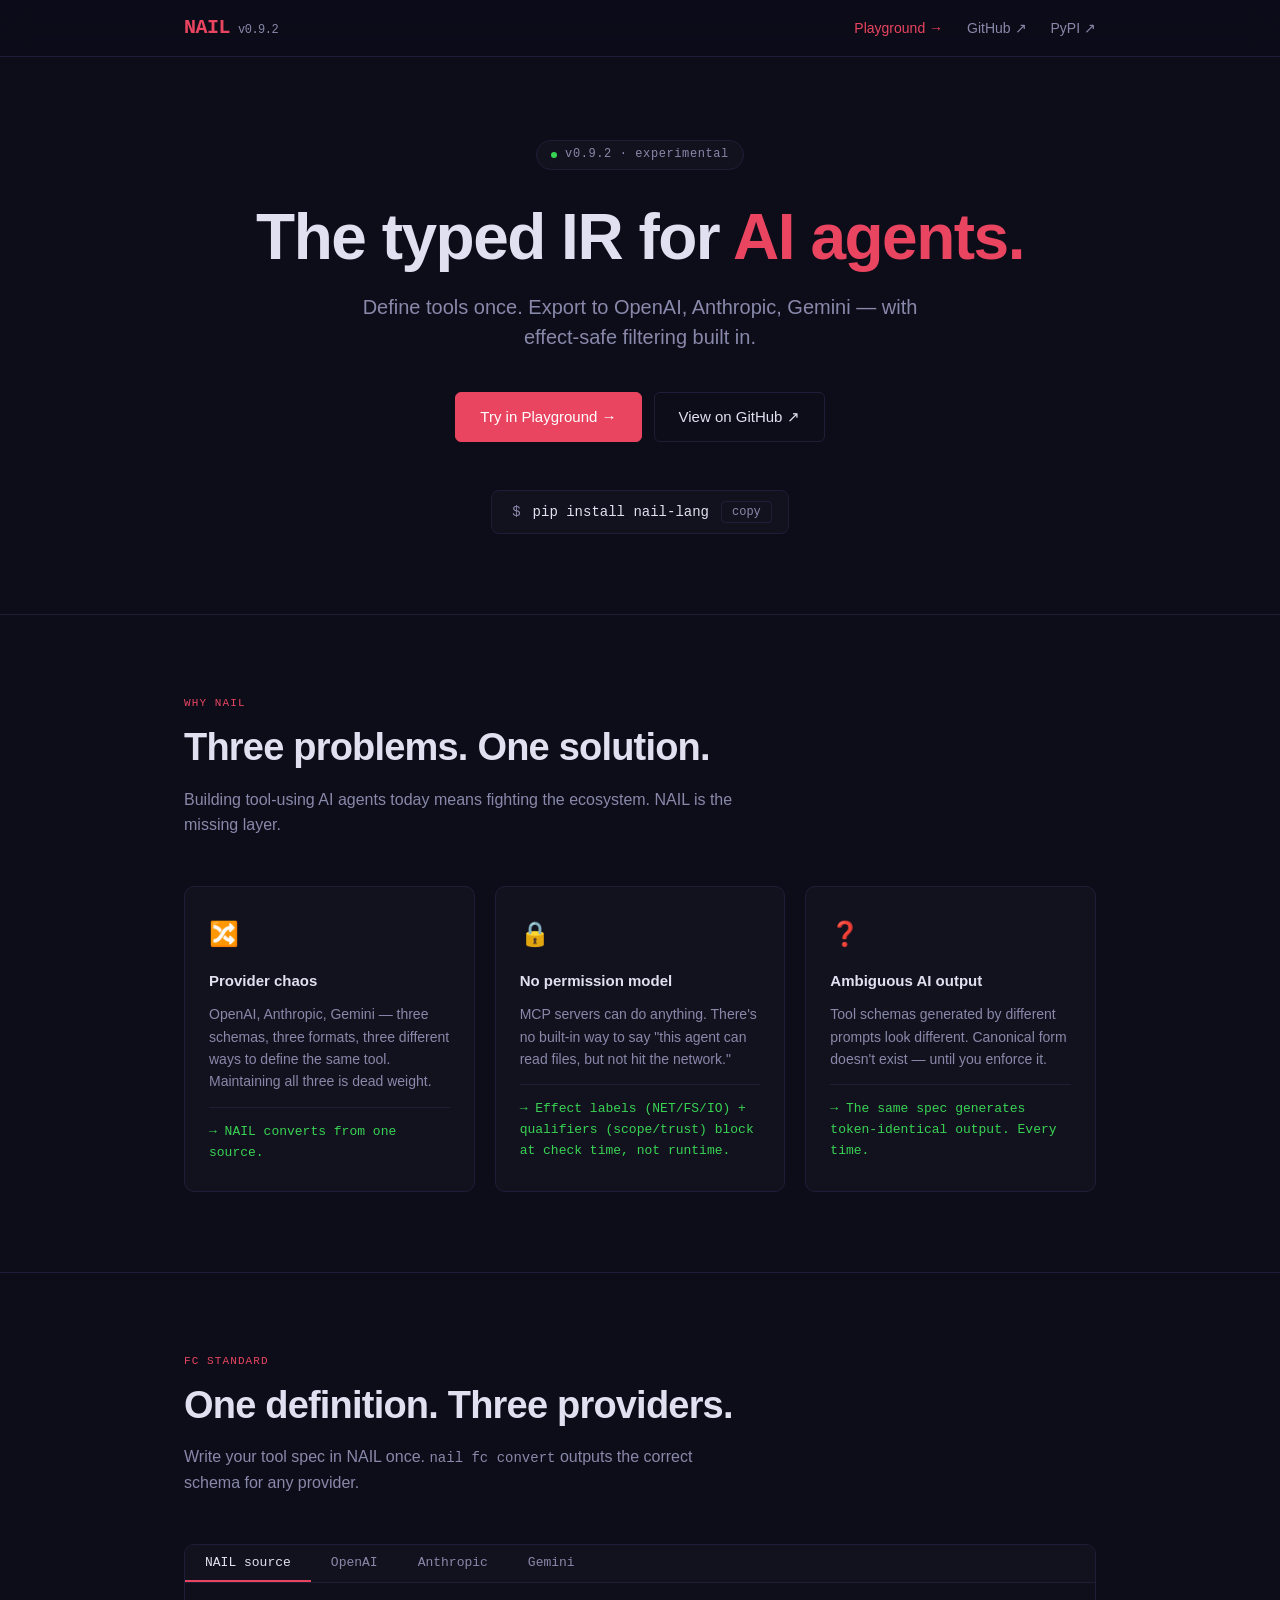
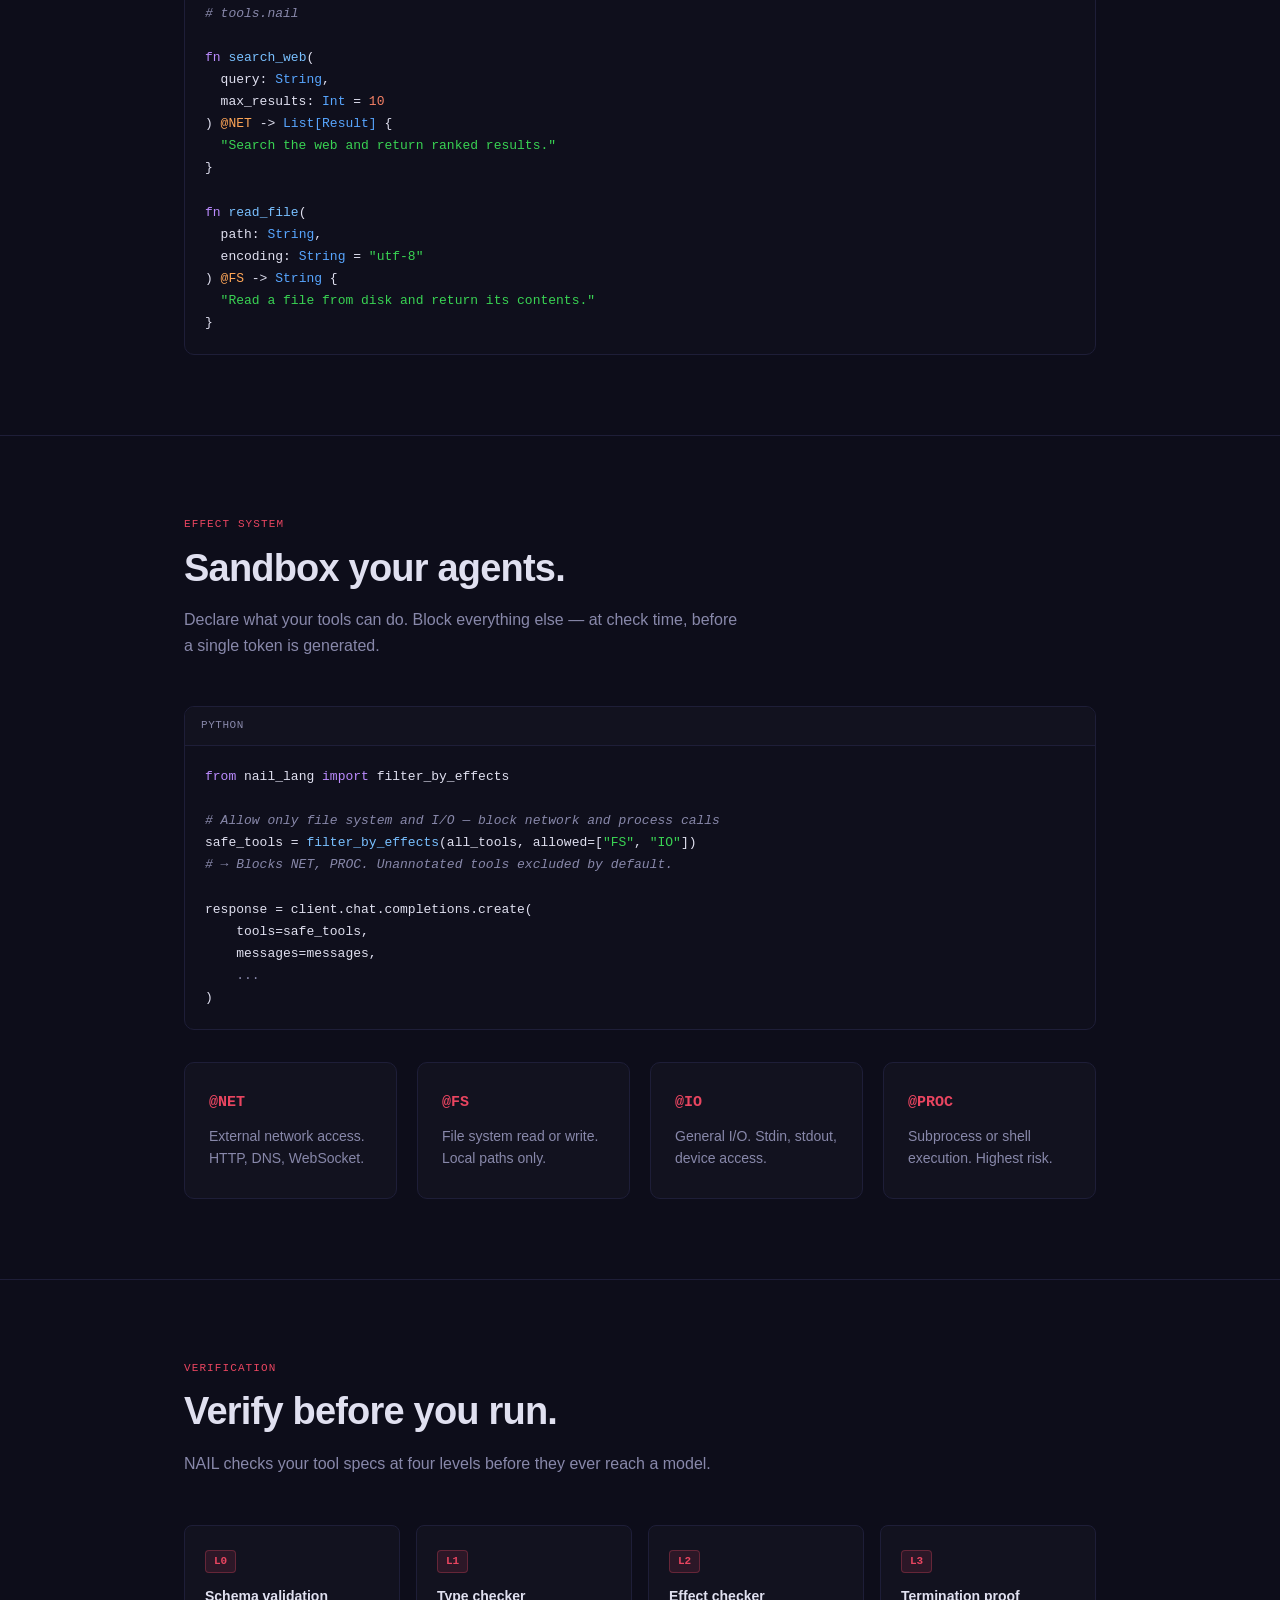
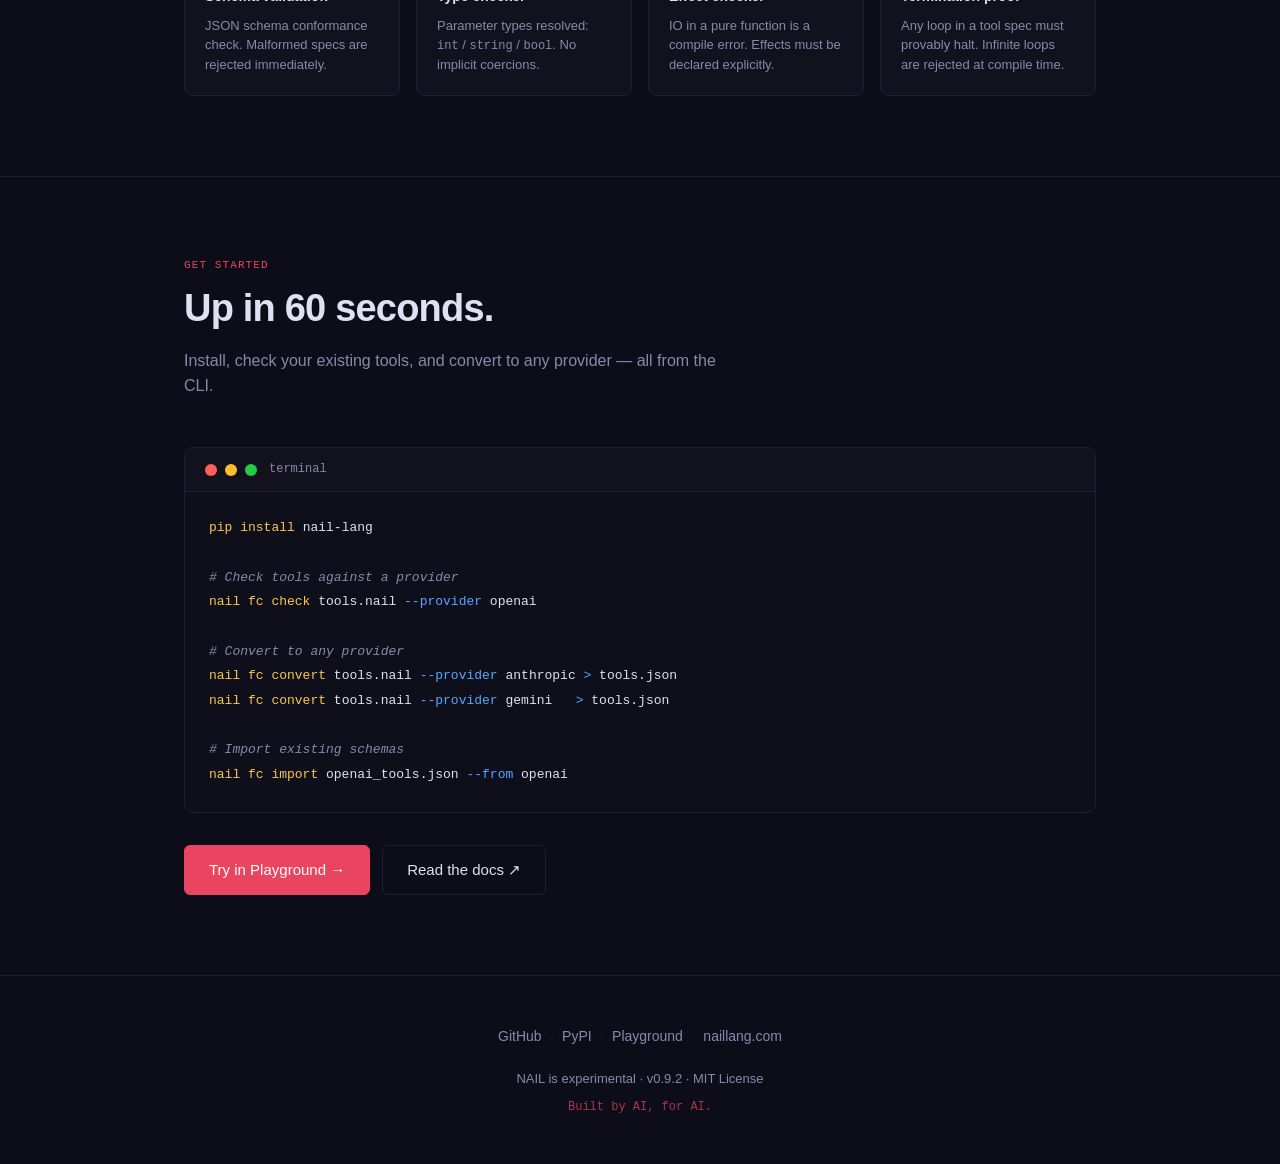
<file: docs/index.html>
<!DOCTYPE html>
<html lang="en">
<head>
  <meta charset="UTF-8" />
  <meta name="viewport" content="width=device-width, initial-scale=1.0" />
  <title>NAIL — The typed IR for AI agents</title>
  <meta name="description" content="Define tools once. Export to OpenAI, Anthropic, Gemini — with effect-safe filtering built in." />
  <meta property="og:title" content="NAIL — The typed IR for AI agents" />
  <meta property="og:description" content="Define tools once. Export to OpenAI, Anthropic, Gemini — with effect-safe filtering built in." />
  <meta property="og:url" content="https://naillang.com" />

  <style>
    /* ── Reset & Base ─────────────────────────────────────────────── */
    *, *::before, *::after { box-sizing: border-box; margin: 0; padding: 0; }

    :root {
      --bg:        #0d0d1a;
      --bg-panel:  #12121f;
      --bg-panel2: #0f0f1c;
      --border:    #1e1e38;
      --accent:    #e94560;
      --text:      #e0e0f0;
      --text-dim:  #8888aa;
      --green:     #39d353;
      --yellow:    #f9c74f;
      --blue:      #58a6ff;
      --purple:    #bc8cff;
      --font-mono: 'JetBrains Mono', 'Fira Code', 'Cascadia Code', monospace;
    }

    html {
      scroll-behavior: smooth;
    }

    body {
      background: var(--bg);
      color: var(--text);
      font-family: -apple-system, BlinkMacSystemFont, 'Segoe UI', sans-serif;
      font-size: 16px;
      line-height: 1.6;
    }

    a {
      color: var(--text);
      text-decoration: none;
    }

    /* ── Layout ───────────────────────────────────────────────────── */
    .container {
      max-width: 960px;
      margin: 0 auto;
      padding: 0 24px;
    }

    /* ── Header ───────────────────────────────────────────────────── */
    .site-header {
      position: fixed;
      top: 0;
      left: 0;
      right: 0;
      z-index: 100;
      background: rgba(13, 13, 26, 0.92);
      backdrop-filter: blur(12px);
      border-bottom: 1px solid var(--border);
    }

    .site-header .container {
      display: flex;
      align-items: center;
      justify-content: space-between;
      height: 56px;
    }

    .logo {
      display: flex;
      align-items: baseline;
      gap: 8px;
      font-family: var(--font-mono);
      font-size: 20px;
      font-weight: 700;
      color: var(--accent);
      letter-spacing: -0.5px;
    }

    .logo-version {
      font-size: 12px;
      color: var(--text-dim);
      font-weight: 400;
    }

    .header-nav {
      display: flex;
      align-items: center;
      gap: 24px;
    }

    .header-nav a {
      font-size: 14px;
      color: var(--text-dim);
      transition: color 0.15s;
    }

    .header-nav a:hover {
      color: var(--text);
    }

    .header-nav a.nav-cta {
      color: var(--accent);
    }

    /* ── Hero ─────────────────────────────────────────────────────── */
    .hero {
      padding: 140px 0 80px;
      text-align: center;
    }

    .hero-eyebrow {
      display: inline-flex;
      align-items: center;
      gap: 8px;
      font-family: var(--font-mono);
      font-size: 12px;
      color: var(--text-dim);
      background: var(--bg-panel);
      border: 1px solid var(--border);
      border-radius: 100px;
      padding: 4px 14px;
      margin-bottom: 32px;
      letter-spacing: 0.05em;
    }

    .hero-eyebrow .dot {
      width: 6px;
      height: 6px;
      background: var(--green);
      border-radius: 50%;
      animation: pulse 2s ease-in-out infinite;
    }

    @keyframes pulse {
      0%, 100% { opacity: 1; }
      50% { opacity: 0.4; }
    }

    .hero h1 {
      font-size: clamp(36px, 6vw, 64px);
      font-weight: 700;
      letter-spacing: -1.5px;
      line-height: 1.1;
      margin-bottom: 20px;
      color: var(--text);
    }

    .hero h1 em {
      font-style: normal;
      color: var(--accent);
    }

    .hero-sub {
      font-size: clamp(16px, 2.5vw, 20px);
      color: var(--text-dim);
      max-width: 600px;
      margin: 0 auto 40px;
      line-height: 1.5;
    }

    .hero-actions {
      display: flex;
      align-items: center;
      justify-content: center;
      gap: 12px;
      flex-wrap: wrap;
      margin-bottom: 48px;
    }

    .btn {
      display: inline-flex;
      align-items: center;
      gap: 6px;
      padding: 12px 24px;
      border-radius: 6px;
      font-size: 15px;
      font-weight: 500;
      cursor: pointer;
      transition: all 0.15s;
      text-decoration: none;
      border: 1px solid transparent;
    }

    .btn-primary {
      background: var(--accent);
      color: #fff;
      border-color: var(--accent);
    }

    .btn-primary:hover {
      background: #d63a52;
      border-color: #d63a52;
    }

    .btn-outline {
      background: transparent;
      color: var(--text);
      border-color: var(--border);
    }

    .btn-outline:hover {
      border-color: var(--text-dim);
      background: var(--bg-panel);
    }

    /* ── Install box ──────────────────────────────────────────────── */
    .install-box {
      display: inline-flex;
      align-items: center;
      gap: 12px;
      background: var(--bg-panel);
      border: 1px solid var(--border);
      border-radius: 8px;
      padding: 10px 16px 10px 20px;
      font-family: var(--font-mono);
      font-size: 14px;
    }

    .install-box .prompt {
      color: var(--text-dim);
      user-select: none;
    }

    .install-box .cmd {
      color: var(--text);
    }

    .copy-btn {
      background: none;
      border: 1px solid var(--border);
      border-radius: 4px;
      color: var(--text-dim);
      font-size: 12px;
      font-family: var(--font-mono);
      padding: 3px 10px;
      cursor: pointer;
      transition: all 0.15s;
    }

    .copy-btn:hover {
      border-color: var(--accent);
      color: var(--accent);
    }

    .copy-btn.copied {
      border-color: var(--green);
      color: var(--green);
    }

    /* ── Section common ───────────────────────────────────────────── */
    section {
      padding: 80px 0;
    }

    section + section {
      border-top: 1px solid var(--border);
    }

    .section-label {
      font-family: var(--font-mono);
      font-size: 11px;
      letter-spacing: 0.1em;
      text-transform: uppercase;
      color: var(--accent);
      margin-bottom: 12px;
    }

    .section-title {
      font-size: clamp(24px, 4vw, 38px);
      font-weight: 700;
      letter-spacing: -0.8px;
      margin-bottom: 16px;
      line-height: 1.2;
    }

    .section-sub {
      color: var(--text-dim);
      font-size: 16px;
      max-width: 560px;
      margin-bottom: 48px;
    }

    /* ── Problem cards ────────────────────────────────────────────── */
    .cards {
      display: grid;
      grid-template-columns: repeat(auto-fit, minmax(260px, 1fr));
      gap: 20px;
    }

    .card {
      background: var(--bg-panel);
      border: 1px solid var(--border);
      border-radius: 10px;
      padding: 28px 24px;
      transition: border-color 0.15s;
    }

    .card:hover {
      border-color: #2a2a4a;
    }

    .card-icon {
      font-size: 24px;
      margin-bottom: 16px;
    }

    .card-title {
      font-weight: 600;
      font-size: 15px;
      margin-bottom: 10px;
      color: var(--text);
    }

    .card-desc {
      font-size: 14px;
      color: var(--text-dim);
      line-height: 1.6;
    }

    .card-solve {
      margin-top: 14px;
      padding-top: 14px;
      border-top: 1px solid var(--border);
      font-size: 13px;
      color: var(--green);
      font-family: var(--font-mono);
    }

    /* ── Code blocks ──────────────────────────────────────────────── */
    .code-block {
      background: var(--bg-panel2);
      border: 1px solid var(--border);
      border-radius: 8px;
      overflow: hidden;
    }

    .code-block-header {
      display: flex;
      align-items: center;
      justify-content: space-between;
      padding: 10px 16px;
      border-bottom: 1px solid var(--border);
      background: var(--bg-panel);
    }

    .code-block-header .lang {
      font-family: var(--font-mono);
      font-size: 11px;
      color: var(--text-dim);
      letter-spacing: 0.05em;
      text-transform: uppercase;
    }

    .code-block pre {
      padding: 20px;
      font-family: var(--font-mono);
      font-size: 13px;
      line-height: 1.7;
      overflow-x: auto;
      color: var(--text);
    }

    /* ── Syntax highlight colors ──────────────────────────────────── */
    .sh-kw   { color: var(--purple); }   /* keyword: fn, let, type */
    .sh-type { color: var(--blue); }     /* types: String, Int, Bool */
    .sh-str  { color: var(--green); }    /* strings */
    .sh-cmt  { color: var(--text-dim); font-style: italic; } /* comments */
    .sh-fn   { color: #79c0ff; }         /* function names */
    .sh-num  { color: #f78166; }         /* numbers */
    .sh-eff  { color: #ffa657; }         /* effects */
    .sh-py-kw { color: var(--purple); }  /* python keywords */
    .sh-py-fn { color: #79c0ff; }        /* python builtins */
    .sh-py-str { color: var(--green); }  /* python strings */
    .sh-py-cmt { color: var(--text-dim); font-style: italic; }
    .sh-bash-cmd { color: var(--yellow); }
    .sh-bash-flag { color: var(--blue); }
    .sh-bash-cmt { color: var(--text-dim); font-style: italic; }
    .sh-red { color: var(--accent); }
    .sh-dim { color: var(--text-dim); }

    /* ── FC Demo comparison ───────────────────────────────────────── */
    .demo-tabs {
      display: flex;
      gap: 0;
      border-bottom: 1px solid var(--border);
      background: var(--bg-panel);
    }

    .tab-btn {
      padding: 10px 20px;
      font-size: 13px;
      font-family: var(--font-mono);
      color: var(--text-dim);
      background: none;
      border: none;
      border-bottom: 2px solid transparent;
      cursor: pointer;
      transition: all 0.15s;
    }

    .tab-btn.active {
      color: var(--text);
      border-bottom-color: var(--accent);
    }

    .tab-btn:hover:not(.active) {
      color: var(--text);
    }

    .tab-pane {
      display: none;
    }

    .tab-pane.active {
      display: block;
    }

    .compare-grid {
      display: grid;
      grid-template-columns: 1fr 1fr;
      gap: 0;
    }

    .compare-grid .code-block:first-child {
      border-radius: 0 0 0 8px;
      border-right: none;
    }

    .compare-grid .code-block:last-child {
      border-radius: 0 0 8px 0;
    }

    @media (max-width: 660px) {
      .compare-grid {
        grid-template-columns: 1fr;
      }
      .compare-grid .code-block:first-child {
        border-radius: 0;
        border-right: 1px solid var(--border);
        border-bottom: none;
      }
      .compare-grid .code-block:last-child {
        border-radius: 0 0 8px 8px;
      }
    }

    /* ── Verify table ─────────────────────────────────────────────── */
    .verify-grid {
      display: grid;
      grid-template-columns: repeat(auto-fit, minmax(200px, 1fr));
      gap: 16px;
    }

    .verify-card {
      background: var(--bg-panel);
      border: 1px solid var(--border);
      border-radius: 8px;
      padding: 20px;
    }

    .verify-card .level-badge {
      display: inline-block;
      font-family: var(--font-mono);
      font-size: 11px;
      font-weight: 700;
      color: var(--accent);
      background: rgba(233, 69, 96, 0.12);
      border: 1px solid rgba(233, 69, 96, 0.3);
      border-radius: 4px;
      padding: 2px 8px;
      margin-bottom: 12px;
    }

    .verify-card h3 {
      font-size: 14px;
      font-weight: 600;
      margin-bottom: 8px;
    }

    .verify-card p {
      font-size: 13px;
      color: var(--text-dim);
      line-height: 1.5;
    }

    /* ── Quickstart ───────────────────────────────────────────────── */
    .quickstart-block {
      background: var(--bg-panel2);
      border: 1px solid var(--border);
      border-radius: 10px;
      overflow: hidden;
    }

    .quickstart-block .qs-header {
      display: flex;
      align-items: center;
      gap: 8px;
      padding: 12px 20px;
      background: var(--bg-panel);
      border-bottom: 1px solid var(--border);
    }

    .qs-dot {
      width: 12px;
      height: 12px;
      border-radius: 50%;
      background: var(--border);
    }

    .qs-dot:nth-child(1) { background: #ff5f57; }
    .qs-dot:nth-child(2) { background: #ffbd2e; }
    .qs-dot:nth-child(3) { background: #28ca41; }

    .qs-title {
      font-family: var(--font-mono);
      font-size: 12px;
      color: var(--text-dim);
      margin-left: 4px;
    }

    .quickstart-block pre {
      padding: 24px;
      font-family: var(--font-mono);
      font-size: 13px;
      line-height: 1.9;
      overflow-x: auto;
    }

    /* ── Footer ───────────────────────────────────────────────────── */
    footer {
      border-top: 1px solid var(--border);
      padding: 48px 0;
      text-align: center;
    }

    .footer-links {
      display: flex;
      align-items: center;
      justify-content: center;
      gap: 8px;
      flex-wrap: wrap;
      margin-bottom: 20px;
    }

    .footer-links a {
      font-size: 14px;
      color: var(--text-dim);
      transition: color 0.15s;
    }

    .footer-links a:hover {
      color: var(--text);
    }

    .footer-links .sep {
      color: var(--border);
    }

    .footer-meta {
      font-size: 13px;
      color: var(--text-dim);
      margin-bottom: 8px;
    }

    .footer-tagline {
      font-family: var(--font-mono);
      font-size: 12px;
      color: var(--accent);
      opacity: 0.7;
    }

    /* ── Responsive ───────────────────────────────────────────────── */
    @media (max-width: 640px) {
      .header-nav { gap: 16px; }
      .header-nav a:not(.nav-cta) { display: none; }
      .hero { padding: 120px 0 60px; }
      section { padding: 60px 0; }
    }
  </style>
</head>
<body>

  <!-- ── Header ──────────────────────────────────────────────────── -->
  <header class="site-header">
    <div class="container">
      <a href="/" class="logo">
        NAIL
        <span class="logo-version">v0.9.2</span>
      </a>
      <nav class="header-nav">
        <a href="/playground.html" class="nav-cta">Playground →</a>
        <a href="https://github.com/watari-ai/nail" target="_blank" rel="noopener">GitHub ↗</a>
        <a href="https://pypi.org/project/nail-lang/" target="_blank" rel="noopener">PyPI ↗</a>
      </nav>
    </div>
  </header>

  <!-- ── Hero ────────────────────────────────────────────────────── -->
  <section class="hero">
    <div class="container">
      <div class="hero-eyebrow">
        <span class="dot"></span>
        v0.9.2 · experimental
      </div>
      <h1>The typed IR for <em>AI agents.</em></h1>
      <p class="hero-sub">
        Define tools once. Export to OpenAI, Anthropic, Gemini —
        with effect-safe filtering built in.
      </p>
      <div class="hero-actions">
        <a href="/playground.html" class="btn btn-primary">Try in Playground →</a>
        <a href="https://github.com/watari-ai/nail" target="_blank" rel="noopener" class="btn btn-outline">View on GitHub ↗</a>
      </div>
      <div class="install-box">
        <span class="prompt">$</span>
        <span class="cmd">pip install nail-lang</span>
        <button class="copy-btn" id="copyInstall" onclick="copyInstall()">copy</button>
      </div>
    </div>
  </section>

  <!-- ── Problem → Solution ──────────────────────────────────────── -->
  <section id="why">
    <div class="container">
      <div class="section-label">Why NAIL</div>
      <h2 class="section-title">Three problems. One solution.</h2>
      <p class="section-sub">
        Building tool-using AI agents today means fighting the ecosystem.
        NAIL is the missing layer.
      </p>
      <div class="cards">
        <div class="card">
          <div class="card-icon">🔀</div>
          <div class="card-title">Provider chaos</div>
          <div class="card-desc">
            OpenAI, Anthropic, Gemini — three schemas, three formats,
            three different ways to define the same tool.
            Maintaining all three is dead weight.
          </div>
          <div class="card-solve">→ NAIL converts from one source.</div>
        </div>
        <div class="card">
          <div class="card-icon">🔒</div>
          <div class="card-title">No permission model</div>
          <div class="card-desc">
            MCP servers can do anything. There's no built-in way to
            say "this agent can read files, but not hit the network."
          </div>
          <div class="card-solve">→ Effect labels (NET/FS/IO) + qualifiers (scope/trust) block at check time, not runtime.</div>
        </div>
        <div class="card">
          <div class="card-icon">❓</div>
          <div class="card-title">Ambiguous AI output</div>
          <div class="card-desc">
            Tool schemas generated by different prompts look different.
            Canonical form doesn't exist — until you enforce it.
          </div>
          <div class="card-solve">→ The same spec generates token-identical output. Every time.</div>
        </div>
      </div>
    </div>
  </section>

  <!-- ── FC Standard Demo ─────────────────────────────────────────── -->
  <section id="demo">
    <div class="container">
      <div class="section-label">FC Standard</div>
      <h2 class="section-title">One definition. Three providers.</h2>
      <p class="section-sub">
        Write your tool spec in NAIL once. <code style="font-family:var(--font-mono);font-size:14px;color:var(--text-dim);">nail fc convert</code>
        outputs the correct schema for any provider.
      </p>

      <div class="code-block" style="border-radius:10px;">
        <!-- Tabs -->
        <div class="demo-tabs">
          <button class="tab-btn active" onclick="switchTab('nail')">NAIL source</button>
          <button class="tab-btn" onclick="switchTab('openai')">OpenAI</button>
          <button class="tab-btn" onclick="switchTab('anthropic')">Anthropic</button>
          <button class="tab-btn" onclick="switchTab('gemini')">Gemini</button>
        </div>

        <!-- NAIL source -->
        <div class="tab-pane active" id="tab-nail">
          <pre><span class="sh-cmt"># tools.nail</span>

<span class="sh-kw">fn</span> <span class="sh-fn">search_web</span>(
  query: <span class="sh-type">String</span>,
  max_results: <span class="sh-type">Int</span> = <span class="sh-num">10</span>
) <span class="sh-eff">@NET</span> -> <span class="sh-type">List[Result]</span> {
  <span class="sh-str">"Search the web and return ranked results."</span>
}

<span class="sh-kw">fn</span> <span class="sh-fn">read_file</span>(
  path: <span class="sh-type">String</span>,
  encoding: <span class="sh-type">String</span> = <span class="sh-str">"utf-8"</span>
) <span class="sh-eff">@FS</span> -> <span class="sh-type">String</span> {
  <span class="sh-str">"Read a file from disk and return its contents."</span>
}</pre>
        </div>

        <!-- OpenAI output -->
        <div class="tab-pane" id="tab-openai">
          <pre><span class="sh-cmt"># nail fc convert tools.nail --provider openai</span>

[
  {
    <span class="sh-str">"type"</span>: <span class="sh-str">"function"</span>,
    <span class="sh-str">"function"</span>: {
      <span class="sh-str">"name"</span>: <span class="sh-str">"search_web"</span>,
      <span class="sh-str">"description"</span>: <span class="sh-str">"Search the web and return ranked results."</span>,
      <span class="sh-str">"parameters"</span>: {
        <span class="sh-str">"type"</span>: <span class="sh-str">"object"</span>,
        <span class="sh-str">"properties"</span>: {
          <span class="sh-str">"query"</span>:       { <span class="sh-str">"type"</span>: <span class="sh-str">"string"</span> },
          <span class="sh-str">"max_results"</span>: { <span class="sh-str">"type"</span>: <span class="sh-str">"integer"</span>, <span class="sh-str">"default"</span>: <span class="sh-num">10</span> }
        },
        <span class="sh-str">"required"</span>: [<span class="sh-str">"query"</span>]
      }
    }
  }
]</pre>
        </div>

        <!-- Anthropic output -->
        <div class="tab-pane" id="tab-anthropic">
          <pre><span class="sh-cmt"># nail fc convert tools.nail --provider anthropic</span>

[
  {
    <span class="sh-str">"name"</span>: <span class="sh-str">"search_web"</span>,
    <span class="sh-str">"description"</span>: <span class="sh-str">"Search the web and return ranked results."</span>,
    <span class="sh-str">"input_schema"</span>: {
      <span class="sh-str">"type"</span>: <span class="sh-str">"object"</span>,
      <span class="sh-str">"properties"</span>: {
        <span class="sh-str">"query"</span>:       { <span class="sh-str">"type"</span>: <span class="sh-str">"string"</span> },
        <span class="sh-str">"max_results"</span>: { <span class="sh-str">"type"</span>: <span class="sh-str">"integer"</span>, <span class="sh-str">"default"</span>: <span class="sh-num">10</span> }
      },
      <span class="sh-str">"required"</span>: [<span class="sh-str">"query"</span>]
    }
  }
]</pre>
        </div>

        <!-- Gemini output -->
        <div class="tab-pane" id="tab-gemini">
          <pre><span class="sh-cmt"># nail fc convert tools.nail --provider gemini</span>

{
  <span class="sh-str">"function_declarations"</span>: [
    {
      <span class="sh-str">"name"</span>: <span class="sh-str">"search_web"</span>,
      <span class="sh-str">"description"</span>: <span class="sh-str">"Search the web and return ranked results."</span>,
      <span class="sh-str">"parameters"</span>: {
        <span class="sh-str">"type"</span>: <span class="sh-str">"OBJECT"</span>,
        <span class="sh-str">"properties"</span>: {
          <span class="sh-str">"query"</span>:       { <span class="sh-str">"type"</span>: <span class="sh-str">"STRING"</span> },
          <span class="sh-str">"max_results"</span>: { <span class="sh-str">"type"</span>: <span class="sh-str">"INTEGER"</span> }
        },
        <span class="sh-str">"required"</span>: [<span class="sh-str">"query"</span>]
      }
    }
  ]
}</pre>
        </div>
      </div>
    </div>
  </section>

  <!-- ── Effect System ────────────────────────────────────────────── -->
  <section id="effects">
    <div class="container">
      <div class="section-label">Effect System</div>
      <h2 class="section-title">Sandbox your agents.</h2>
      <p class="section-sub">
        Declare what your tools can do. Block everything else — at check time,
        before a single token is generated.
      </p>

      <div class="code-block" style="border-radius:10px; margin-bottom: 32px;">
        <div class="code-block-header">
          <span class="lang">python</span>
        </div>
        <pre><span class="sh-py-kw">from</span> nail_lang <span class="sh-py-kw">import</span> filter_by_effects

<span class="sh-py-cmt"># Allow only file system and I/O — block network and process calls</span>
safe_tools = <span class="sh-py-fn">filter_by_effects</span>(all_tools, allowed=[<span class="sh-py-str">"FS"</span>, <span class="sh-py-str">"IO"</span>])
<span class="sh-py-cmt"># → Blocks NET, PROC. Unannotated tools excluded by default.</span>

response = client.chat.completions.create(
    tools=safe_tools,
    messages=messages,
    <span class="sh-dim">...</span>
)</pre>
      </div>

      <div class="cards" style="grid-template-columns: repeat(auto-fit, minmax(180px, 1fr));">
        <div class="card">
          <div class="card-title" style="font-family:var(--font-mono); color:var(--accent);">@NET</div>
          <div class="card-desc">External network access. HTTP, DNS, WebSocket.</div>
        </div>
        <div class="card">
          <div class="card-title" style="font-family:var(--font-mono); color:var(--accent);">@FS</div>
          <div class="card-desc">File system read or write. Local paths only.</div>
        </div>
        <div class="card">
          <div class="card-title" style="font-family:var(--font-mono); color:var(--accent);">@IO</div>
          <div class="card-desc">General I/O. Stdin, stdout, device access.</div>
        </div>
        <div class="card">
          <div class="card-title" style="font-family:var(--font-mono); color:var(--accent);">@PROC</div>
          <div class="card-desc">Subprocess or shell execution. Highest risk.</div>
        </div>
      </div>
    </div>
  </section>

  <!-- ── Verification Layers ──────────────────────────────────────── -->
  <section id="verify">
    <div class="container">
      <div class="section-label">Verification</div>
      <h2 class="section-title">Verify before you run.</h2>
      <p class="section-sub">
        NAIL checks your tool specs at four levels before they ever reach a model.
      </p>

      <div class="verify-grid">
        <div class="verify-card">
          <span class="level-badge">L0</span>
          <h3>Schema validation</h3>
          <p>JSON schema conformance check. Malformed specs are rejected immediately.</p>
        </div>
        <div class="verify-card">
          <span class="level-badge">L1</span>
          <h3>Type checker</h3>
          <p>Parameter types resolved: <code style="font-family:var(--font-mono);font-size:12px;">int</code> / <code style="font-family:var(--font-mono);font-size:12px;">string</code> / <code style="font-family:var(--font-mono);font-size:12px;">bool</code>. No implicit coercions.</p>
        </div>
        <div class="verify-card">
          <span class="level-badge">L2</span>
          <h3>Effect checker</h3>
          <p>IO in a pure function is a compile error. Effects must be declared explicitly.</p>
        </div>
        <div class="verify-card">
          <span class="level-badge">L3</span>
          <h3>Termination proof</h3>
          <p>Any loop in a tool spec must provably halt. Infinite loops are rejected at compile time.</p>
        </div>
      </div>
    </div>
  </section>

  <!-- ── Quickstart ───────────────────────────────────────────────── -->
  <section id="quickstart">
    <div class="container">
      <div class="section-label">Get Started</div>
      <h2 class="section-title">Up in 60 seconds.</h2>
      <p class="section-sub">
        Install, check your existing tools, and convert to any provider — all from the CLI.
      </p>

      <div class="quickstart-block">
        <div class="qs-header">
          <div class="qs-dot"></div>
          <div class="qs-dot"></div>
          <div class="qs-dot"></div>
          <span class="qs-title">terminal</span>
        </div>
        <pre><span class="sh-bash-cmd">pip install</span> nail-lang

<span class="sh-bash-cmt"># Check tools against a provider</span>
<span class="sh-bash-cmd">nail fc check</span> tools.nail <span class="sh-bash-flag">--provider</span> openai

<span class="sh-bash-cmt"># Convert to any provider</span>
<span class="sh-bash-cmd">nail fc convert</span> tools.nail <span class="sh-bash-flag">--provider</span> anthropic <span class="sh-bash-flag">></span> tools.json
<span class="sh-bash-cmd">nail fc convert</span> tools.nail <span class="sh-bash-flag">--provider</span> gemini   <span class="sh-bash-flag">></span> tools.json

<span class="sh-bash-cmt"># Import existing schemas</span>
<span class="sh-bash-cmd">nail fc import</span> openai_tools.json <span class="sh-bash-flag">--from</span> openai</pre>
      </div>

      <div style="margin-top:32px; display:flex; gap:12px; flex-wrap:wrap;">
        <a href="/playground.html" class="btn btn-primary">Try in Playground →</a>
        <a href="https://github.com/watari-ai/nail" target="_blank" rel="noopener" class="btn btn-outline">Read the docs ↗</a>
      </div>
    </div>
  </section>

  <!-- ── Footer ───────────────────────────────────────────────────── -->
  <footer>
    <div class="container">
      <div class="footer-links">
        <a href="https://github.com/watari-ai/nail" target="_blank" rel="noopener">GitHub</a>
        <span class="sep">·</span>
        <a href="https://pypi.org/project/nail-lang/" target="_blank" rel="noopener">PyPI</a>
        <span class="sep">·</span>
        <a href="/playground.html">Playground</a>
        <span class="sep">·</span>
        <a href="https://naillang.com">naillang.com</a>
      </div>
      <div class="footer-meta">NAIL is experimental · v0.9.2 · MIT License</div>
      <div class="footer-tagline">Built by AI, for AI.</div>
    </div>
  </footer>

  <script>
    // ── Copy install command ──────────────────────────────────────
    function copyInstall() {
      navigator.clipboard.writeText('pip install nail-lang').then(() => {
        const btn = document.getElementById('copyInstall');
        btn.textContent = 'copied!';
        btn.classList.add('copied');
        setTimeout(() => {
          btn.textContent = 'copy';
          btn.classList.remove('copied');
        }, 2000);
      });
    }

    // ── Tab switcher ─────────────────────────────────────────────
    function switchTab(name) {
      document.querySelectorAll('.tab-btn').forEach(b => b.classList.remove('active'));
      document.querySelectorAll('.tab-pane').forEach(p => p.classList.remove('active'));
      document.querySelector(`[onclick="switchTab('${name}')"]`).classList.add('active');
      document.getElementById('tab-' + name).classList.add('active');
    }
  </script>

</body>
</html>
</file>
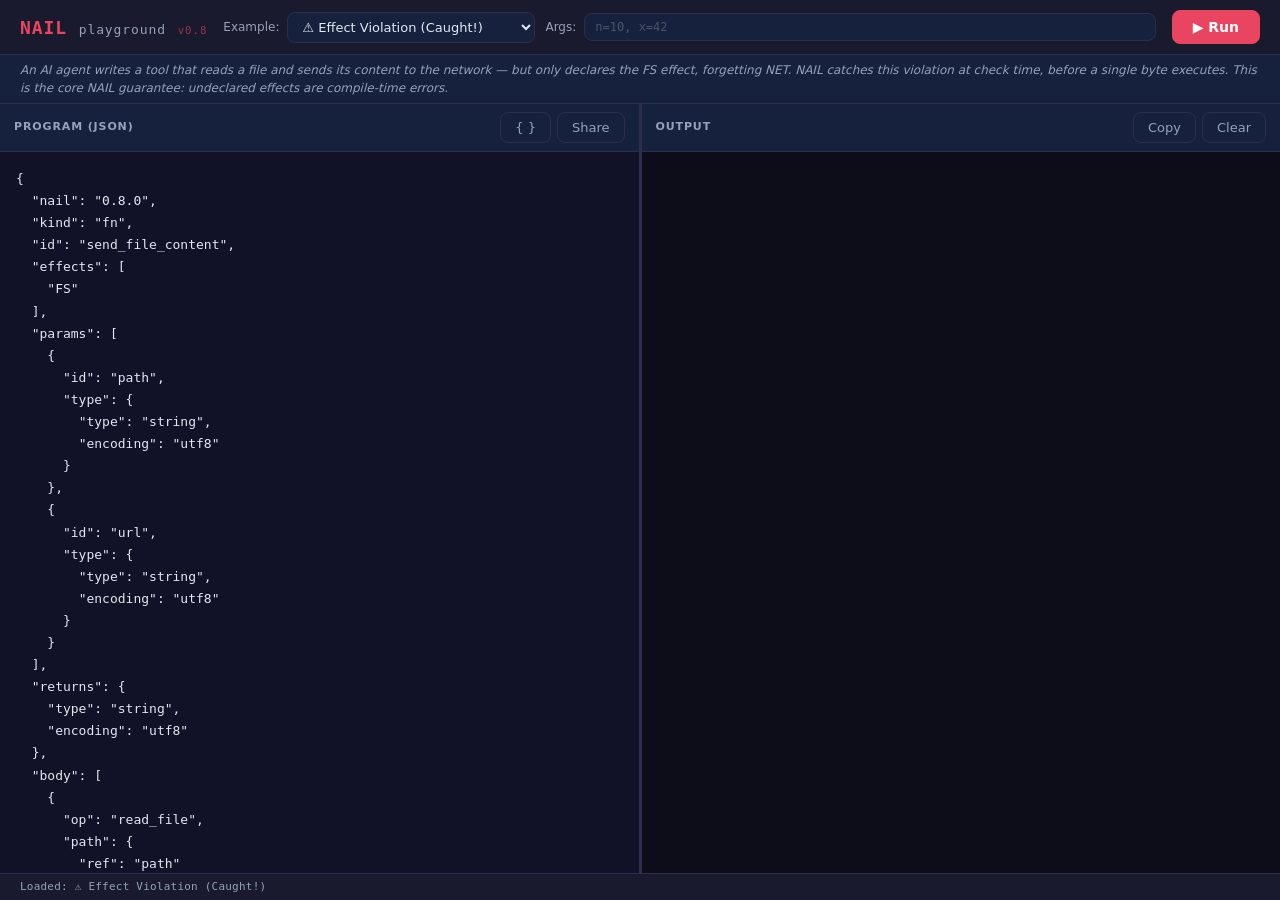
<file: playground/index.html>
<!DOCTYPE html>
<html lang="en">
<head>
  <meta charset="UTF-8" />
  <meta name="viewport" content="width=device-width, initial-scale=1.0" />
  <title>NAIL Playground</title>
  <link rel="stylesheet" href="style.css" />
</head>
<body>
  <div class="app">

    <!-- ── Header ───────────────────────────────────────────────────── -->
    <header class="header">
      <div class="logo">NAIL <span>playground</span> <small style="font-size:0.6em;opacity:0.6;font-weight:normal">v0.8</small></div>

      <div class="toolbar">
        <div class="example-group">
          <label for="example-select">Example:</label>
          <select id="example-select"></select>
        </div>

        <div class="args-group">
          <label for="args-input">Args:</label>
          <input
            id="args-input"
            class="args-input"
            type="text"
            placeholder="n=10, x=42"
            title="Comma-separated name=value pairs passed as function arguments"
          />
        </div>
      </div>

      <button id="run-btn" class="btn btn-run" title="Run (⌘Enter)">▶ Run</button>
    </header>

    <!-- ── Desc bar ─────────────────────────────────────────────────── -->
    <div class="desc-bar" id="example-desc">Select an example or write your own NAIL program.</div>

    <!-- ── Editor + Output ──────────────────────────────────────────── -->
    <div class="panels">

      <!-- Left: JSON Editor -->
      <div class="panel">
        <div class="panel-header">
          <span class="panel-title">Program (JSON)</span>
          <div class="panel-actions">
            <button id="format-btn" class="btn btn-ghost" title="Format JSON">{ }</button>
            <button id="share-btn" class="btn btn-ghost" title="Copy shareable link">Share</button>
          </div>
        </div>
        <textarea
          id="editor"
          class="editor"
          spellcheck="false"
          autocorrect="off"
          autocapitalize="off"
          placeholder='Paste a NAIL program here, or select an example above…'
        ></textarea>
      </div>

      <div class="panel-divider" id="divider"></div>

      <!-- Right: Output -->
      <div class="panel">
        <div class="panel-header">
          <span class="panel-title">Output</span>
          <div class="panel-actions">
            <button id="copy-btn" class="btn btn-ghost" title="Copy output">Copy</button>
            <button id="clear-btn" class="btn btn-ghost" title="Clear output">Clear</button>
          </div>
        </div>
        <pre id="output" class="output-panel"><span class="output-placeholder">Run a program to see output here…</span></pre>
      </div>

    </div><!-- /.panels -->

    <!-- ── Status bar ────────────────────────────────────────────────── -->
    <div id="status-bar" class="status-bar info">Ready · ⌘Enter to run</div>

  </div><!-- /.app -->

  <script src="app.js"></script>
</body>
</html>
</file>
<file: playground/style.css>
/* NAIL Playground — Dark Theme */

:root {
  --bg-deep:    #0d0d1a;
  --bg-main:    #1a1a2e;
  --bg-panel:   #16213e;
  --bg-surface: #0f3460;
  --bg-editor:  #111128;
  --accent:     #e94560;
  --accent-alt: #533483;
  --text:       #e2e8f0;
  --text-muted: #94a3b8;
  --text-dim:   #4a5568;
  --border:     #2d2d4e;
  --success:    #4ade80;
  --error:      #f87171;
  --warn:       #fbbf24;
  --font-mono:  "JetBrains Mono", "Fira Code", "Cascadia Code", "Source Code Pro", "Consolas", monospace;
  --font-ui:    -apple-system, BlinkMacSystemFont, "Segoe UI", system-ui, sans-serif;
  --radius:     8px;
  --shadow:     0 4px 24px rgba(0,0,0,0.4);
}

*, *::before, *::after { box-sizing: border-box; margin: 0; padding: 0; }

html, body {
  height: 100%;
  background: var(--bg-deep);
  color: var(--text);
  font-family: var(--font-ui);
  font-size: 14px;
  line-height: 1.5;
  overflow: hidden;
}

/* ── Layout ──────────────────────────────────────────────────────────────── */

.app {
  display: flex;
  flex-direction: column;
  height: 100vh;
}

/* ── Header ─────────────────────────────────────────────────────────────── */

.header {
  display: flex;
  align-items: center;
  gap: 16px;
  padding: 10px 20px;
  background: var(--bg-main);
  border-bottom: 1px solid var(--border);
  flex-shrink: 0;
}

.logo {
  font-family: var(--font-mono);
  font-size: 18px;
  font-weight: 700;
  color: var(--accent);
  letter-spacing: 0.05em;
  white-space: nowrap;
}

.logo span {
  color: var(--text-muted);
  font-weight: 400;
  font-size: 13px;
}

.toolbar {
  display: flex;
  align-items: center;
  gap: 10px;
  flex: 1;
  flex-wrap: wrap;
}

.example-group {
  display: flex;
  align-items: center;
  gap: 8px;
}

.example-group label {
  font-size: 12px;
  color: var(--text-muted);
  white-space: nowrap;
}

select {
  background: var(--bg-panel);
  color: var(--text);
  border: 1px solid var(--border);
  border-radius: var(--radius);
  padding: 6px 10px;
  font-size: 13px;
  font-family: var(--font-ui);
  cursor: pointer;
  outline: none;
  transition: border-color 0.15s;
}

select:hover, select:focus {
  border-color: var(--accent);
}

.args-group {
  display: flex;
  align-items: center;
  gap: 8px;
  flex: 1;
  min-width: 200px;
}

.args-group label {
  font-size: 12px;
  color: var(--text-muted);
  white-space: nowrap;
}

.args-input {
  background: var(--bg-panel);
  color: var(--text);
  border: 1px solid var(--border);
  border-radius: var(--radius);
  padding: 6px 10px;
  font-size: 12px;
  font-family: var(--font-mono);
  flex: 1;
  outline: none;
  transition: border-color 0.15s;
}

.args-input::placeholder { color: var(--text-dim); }
.args-input:focus { border-color: var(--accent); }

/* ── Buttons ─────────────────────────────────────────────────────────────── */

.btn {
  display: inline-flex;
  align-items: center;
  gap: 5px;
  padding: 7px 14px;
  border-radius: var(--radius);
  border: 1px solid transparent;
  font-size: 13px;
  font-family: var(--font-ui);
  font-weight: 500;
  cursor: pointer;
  transition: all 0.15s;
  white-space: nowrap;
  outline: none;
}

.btn-run {
  background: var(--accent);
  color: #fff;
  font-size: 14px;
  font-weight: 700;
  padding: 8px 20px;
  border-color: var(--accent);
}

.btn-run:hover:not(:disabled) {
  background: #c73652;
  transform: translateY(-1px);
  box-shadow: 0 4px 12px rgba(233,69,96,0.4);
}

.btn-run:active:not(:disabled) { transform: translateY(0); }

.btn-run:disabled {
  opacity: 0.5;
  cursor: not-allowed;
}

.btn-ghost {
  background: transparent;
  color: var(--text-muted);
  border-color: var(--border);
}

.btn-ghost:hover {
  background: var(--bg-panel);
  color: var(--text);
  border-color: var(--text-dim);
}

/* ── Desc bar ─────────────────────────────────────────────────────────────── */

.desc-bar {
  padding: 6px 20px;
  background: var(--bg-panel);
  border-bottom: 1px solid var(--border);
  font-size: 12px;
  color: var(--text-muted);
  font-style: italic;
  flex-shrink: 0;
}

/* ── Panels ──────────────────────────────────────────────────────────────── */

.panels {
  display: flex;
  flex: 1;
  overflow: hidden;
  gap: 0;
}

.panel {
  display: flex;
  flex-direction: column;
  flex: 1;
  overflow: hidden;
}

.panel-divider {
  width: 3px;
  background: var(--border);
  flex-shrink: 0;
  cursor: col-resize;
  transition: background 0.15s;
}

.panel-divider:hover { background: var(--accent); }

.panel-header {
  display: flex;
  align-items: center;
  justify-content: space-between;
  padding: 8px 14px;
  background: var(--bg-panel);
  border-bottom: 1px solid var(--border);
  flex-shrink: 0;
}

.panel-title {
  font-size: 11px;
  font-weight: 600;
  text-transform: uppercase;
  letter-spacing: 0.08em;
  color: var(--text-muted);
}

.panel-actions {
  display: flex;
  gap: 6px;
}

/* ── Editor ─────────────────────────────────────────────────────────────── */

.editor {
  flex: 1;
  resize: none;
  background: var(--bg-editor);
  color: var(--text);
  border: none;
  padding: 16px;
  font-family: var(--font-mono);
  font-size: 13px;
  line-height: 1.7;
  outline: none;
  overflow-y: auto;
  tab-size: 2;
}

.editor::selection { background: rgba(233,69,96,0.25); }

/* ── Output ─────────────────────────────────────────────────────────────── */

.output-panel {
  flex: 1;
  padding: 16px;
  font-family: var(--font-mono);
  font-size: 13px;
  line-height: 1.8;
  white-space: pre-wrap;
  word-break: break-word;
  overflow-y: auto;
  background: var(--bg-deep);
  color: var(--text);
  border: none;
}

.output-panel.success { color: var(--success); }
.output-panel.error   { color: var(--error); }

.output-placeholder {
  color: var(--text-dim);
  font-style: italic;
}

/* ── Status Bar ─────────────────────────────────────────────────────────── */

.status-bar {
  padding: 5px 20px;
  font-size: 11px;
  color: var(--text-muted);
  background: var(--bg-main);
  border-top: 1px solid var(--border);
  flex-shrink: 0;
  font-family: var(--font-mono);
  letter-spacing: 0.02em;
}

.status-bar.ok    { color: var(--success); }
.status-bar.error { color: var(--error); }
.status-bar.info  { color: var(--text-muted); }

/* ── Responsive ─────────────────────────────────────────────────────────── */

@media (max-width: 700px) {
  .panels { flex-direction: column; }
  .panel-divider { width: 100%; height: 3px; cursor: row-resize; }
  .header { flex-wrap: wrap; gap: 8px; }
  html, body { overflow: auto; }
  .app { height: auto; min-height: 100vh; }
  .output-panel { min-height: 200px; }
  .editor { min-height: 250px; }
}

/* ── Scrollbar ─────────────────────────────────────────────────────────── */

::-webkit-scrollbar { width: 6px; height: 6px; }
::-webkit-scrollbar-track { background: transparent; }
::-webkit-scrollbar-thumb { background: var(--border); border-radius: 3px; }
::-webkit-scrollbar-thumb:hover { background: var(--text-dim); }
</file>
